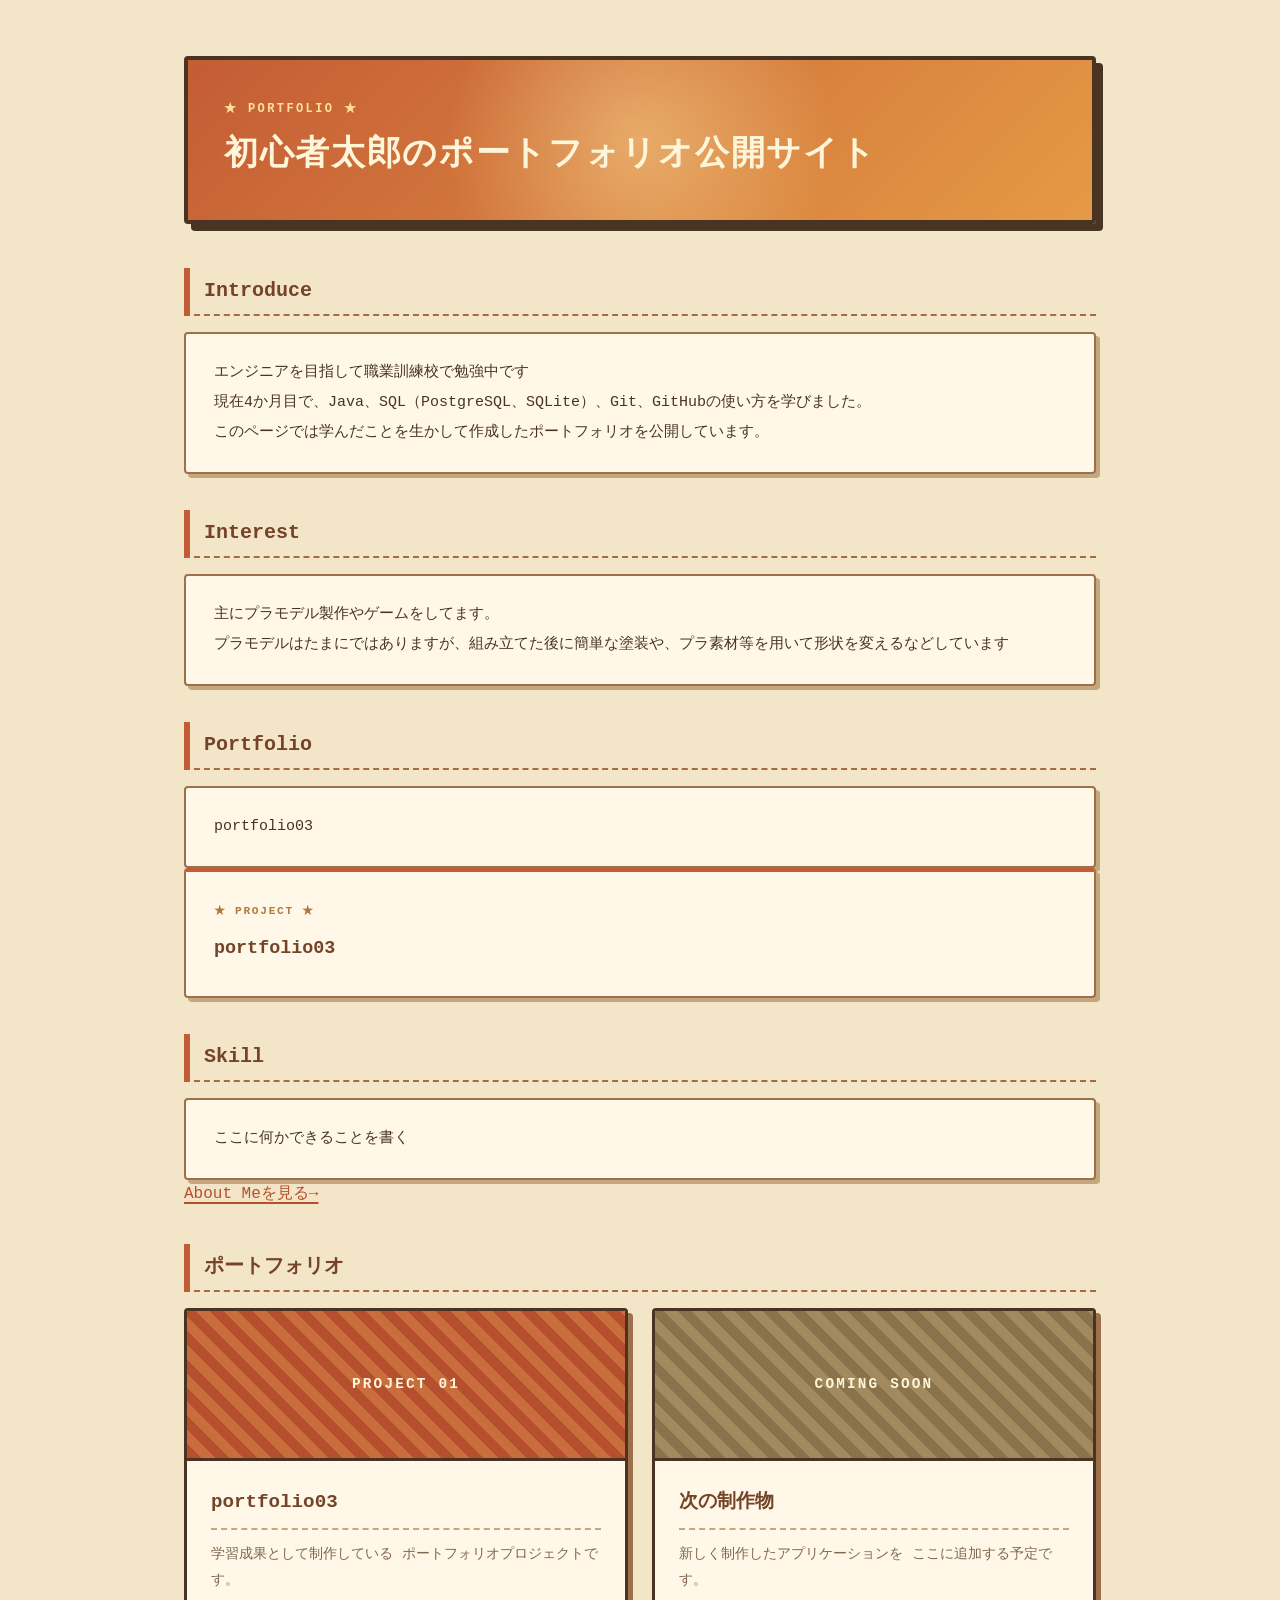
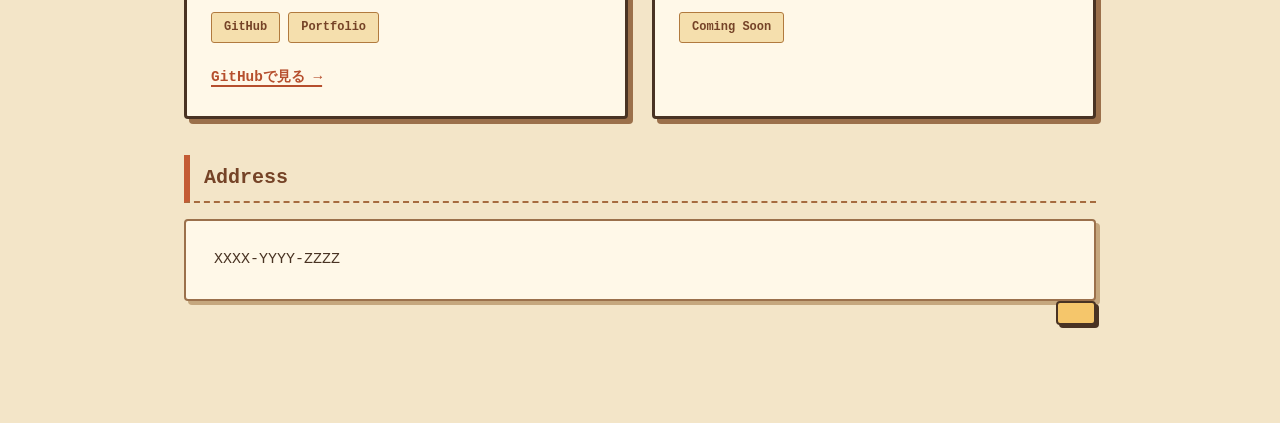
<file: index.html>
<!DOCTYPE html>
<html lang="ja">

<head>
	<meta charset="UTF-8">
	<meta name="viewport" content="width=device-width, initial-scale=1.0">
	<link rel="stylesheet" href="CSS/style01.css">
	<script src="js/main.js" defer></script>
	<title>ポートフォリオ公開サイト</title>
	<style>

	</style>
</head>

<body>
	<h1>初心者太郎のポートフォリオ公開サイト</h1>
	<h2 class="reveal">Introduce</h2>
	<p>
		エンジニアを目指して職業訓練校で勉強中です<br>
		現在4か月目で、Java、SQL（PostgreSQL、SQLite）、Git、GitHubの使い方を学びました。<br>
		このページでは学んだことを生かして作成したポートフォリオを公開しています。
	</p>
	<h2 class="reveal">Interest</h2>
	<p>主にプラモデル製作やゲームをしてます。<br>
	プラモデルはたまにではありますが、組み立てた後に簡単な塗装や、プラ素材等を用いて形状を変えるなどしています</p>
	
	<h2 class="reveal">Portfolio</h2>
	<p>portfolio03</p>
	<p class="portfolio-card">portfolio03</p>
	<h2>Skill</h2>
	<p>ここに何かできることを書く</p>
	<a href="aboutme.html">About Meを見る→</a>
	<h2 class="reveal">ポートフォリオ</h2>
	<div class="portfolio-grid">
	<!-- 作品1：portfolio03 -->
	<article class="portfolio-card reveal">
	<div class="portfolio-image">
	<span>PROJECT 01</span>
	</div>
	<div class="portfolio-content">
	<h3>portfolio03</h3>
	<p class="portfolio-description">
		学習成果として制作している
		ポートフォリオプロジェクトです。
	</p>
	<div class="portfolio-tags">
	<span>GitHub</span>
	<span>Portfolio</span>
	</div>
	<a class="portfolio-link" 
	href="https://github.com/1616323shin-netizen/1616323shin-netizen.github.io.git" 
	target="_blank"
	rel="noopener noreferrer">
	GitHubで見る →
	</a>
	</div>
	</article>

	<!-- 作品2：今後追加予定 -->
	<article class="portfolio-card reveal">
	<div class="portfolio-image portfolio-image-next">
	<span>COMING SOON</span>
	</div>
	<div class="portfolio-content">
	<h3>次の制作物</h3>
	<p class="portfolio-description">
		新しく制作したアプリケーションを
		ここに追加する予定です。
	</p>
	<div class="portfolio-tags">
	<span>Coming Soon</span>
	</div>
	</div>
	</article>
	</div>
	<h2>Address</h2>
	<p>XXXX-YYYY-ZZZZ</p>

	<button id="themeToggle" class="theme-toggle" type="button" aria-pressed="false">
	</button>
</body>

</html>
</file>
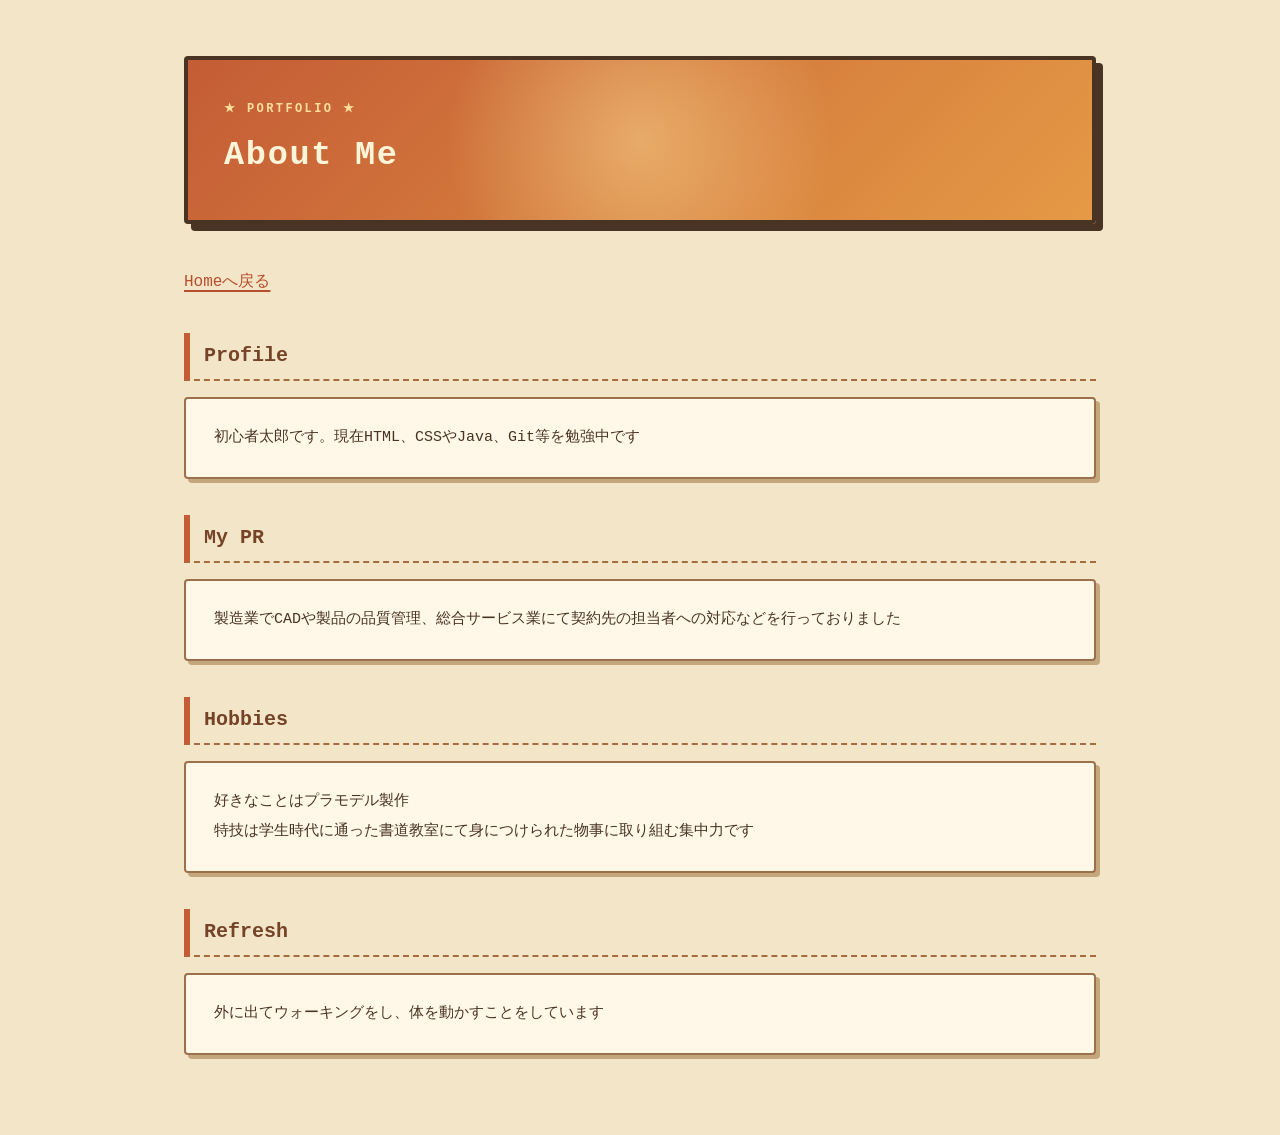
<file: aboutme.html>
<!DOCTYPE html>
<html>
<head>
<meta charset="UTF-8">
<title>About Me | ポートフォリオ公開サイト</title>
<link rel="stylesheet" href="CSS/style01.css">
</head>
<body>
	<header>
		<h1>About Me</h1>
		<nav aria-label="ページナビゲーション">
			<a href="index.html">Homeへ戻る</a>
		</nav>
	</header>
<main>
	<section>
		<h2>Profile</h2>
		<p>初心者太郎です。現在HTML、CSSやJava、Git等を勉強中です</p>
	</section>
	<section>
		<h2>My PR</h2>
		<p>製造業でCADや製品の品質管理、総合サービス業にて契約先の担当者への対応などを行っておりました</p>
	</section>
	<section>
		<h2>Hobbies</h2>
		<p>好きなことはプラモデル製作<br>
			特技は学生時代に通った書道教室にて身につけられた物事に取り組む集中力です</p>
	</section>
	<section>
		<h2>Refresh</h2>
		<p>外に出てウォーキングをし、体を動かすことをしています</p>
	</section>
</main>
</body>
</html>
</file>
<file: CSS/style01.css>
/* ==========================================
   基本設定
   ========================================== */

* {
    box-sizing: border-box;
}

html {
    min-height: 100%;
    background-color: #f3e5c8;
}

body {
    max-width: 960px;
    margin: 0 auto;
    padding: 56px 24px 80px;
    font-family: "Courier New", "Yu Gothic", monospace;
    color: #493323;
    line-height: 1.8;
    overflow-wrap: anywhere;
}

/* ==========================================
   サイトタイトル
   ========================================== */

h1 {
    margin: 0 0 44px;
    padding: 40px 36px;
    border: 4px solid #493323;
    border-radius: 4px;
    background: linear-gradient(135deg, #c45c35, #e59a45);
    box-shadow: 7px 7px 0 #493323;
    color: #fff5d9;
    font-size: clamp(1.5rem, 3.5vw, 2.1rem);
    line-height: 1.5;
    letter-spacing: 0.05em;
}

h1::before {
    content: "★ PORTFOLIO ★";
    display: block;
    margin-bottom: 12px;
    color: #ffe09a;
    font-size: 0.75rem;
    font-weight: bold;
    letter-spacing: 0.2em;
}

/* ==========================================
   見出し
   ========================================== */

h2 {
    margin: 36px 0 16px;
    padding: 8px 14px;
    border-left: 6px solid #c45c35;
    border-bottom: 2px dashed #a66b3f;
    color: #754327;
    font-size: 1.25rem;
    line-height: 1.5;
}

/* ==========================================
   本文
   ========================================== */

p {
    margin: 0;
    padding: 24px 28px;
    border: 2px solid #9b704b;
    border-radius: 4px;
    background-color: #fff8e8;
    box-shadow: 4px 4px 0 #c5a77e;
    line-height: 2;
    font-size: 15px;
}

/* ==========================================
   作品カード
   ========================================== */

.portfolio-card {
    padding: 28px;
    border-top: 4px solid #c45c35;
    color: #754327;
    font-size: 1.15rem;
    font-weight: 700;
}

.portfolio-card::before {
    content: "★ PROJECT ★";
    display: block;
    margin-bottom: 8px;
    color: #b17a3e;
    font-size: 0.7rem;
    font-weight: bold;
    letter-spacing: 0.15em;
}

/* ==========================================
   リンク
   ========================================== */

a {
    color: #b64f2d;
    text-decoration-thickness: 2px;
    text-underline-offset: 4px;
}

a:hover {
    color: #e07837;
}

a:focus-visible {
    outline: 3px dashed #c45c35;
    outline-offset: 5px;
}

/* ==========================================
   ダークモード切り替え
   ========================================== */

.theme-toggle {
    display: block;
    margin: 0 0 18px auto;
    padding: 10px 18px;
    border: 2px solid #493323;
    border-radius: 4px;
    background: #f5c66b;
    color: #493323;
    font: inherit;
    font-size: 0.9rem;
    font-weight: bold;
    cursor: pointer;
    box-shadow: 3px 3px 0 #493323;
    transition: transform 0.2s, box-shadow 0.2s;
}

.theme-toggle:hover {
    background: #ffe09a;
    transform: translate(2px, 2px);
    box-shadow: 1px 1px 0 #493323;
}

.theme-toggle:focus-visible {
    outline: 3px dashed #c45c35;
    outline-offset: 4px;
}

/* ==========================================
   タイトルの光の演出
   ========================================== */

h1 {
    background:
        radial-gradient(
            circle at var(--mouse-x, 50%) var(--mouse-y, 50%),
            rgba(255, 230, 160, 0.45),
            transparent 42%
        ),
        linear-gradient(135deg, #c45c35, #e59a45);
}

/* ==========================================
   スクロール時の表示演出
   ========================================== */

.js-enabled .reveal {
    opacity: 0;
    transform: translateY(22px);
    transition: opacity 0.7s ease, transform 0.7s ease;
}

.js-enabled .reveal.is-visible {
    opacity: 1;
    transform: translateY(0);
}

/* ==========================================
   ポートフォリオ一覧
   ========================================== */

.portfolio-grid {
    display: grid;
    grid-template-columns: repeat(2, minmax(0, 1fr));
    gap: 24px;
}

.portfolio-grid .portfolio-card {
    padding: 0;
    overflow: hidden;
    background: #fff8e8;
    border: 3px solid #493323;
    border-radius: 4px;
    box-shadow: 5px 5px 0 #9b704b;
    color: #493323;
    font-size: 1rem;
    font-weight: normal;
    transition: transform 0.25s ease, box-shadow 0.25s ease,
        opacity 0.7s ease;
}

.portfolio-grid .portfolio-card::before {
    content: none;
}

.portfolio-grid .portfolio-card:hover,
.portfolio-grid .portfolio-card.is-visible:hover {
    transform: translate(-2px, -2px);
    box-shadow: 8px 8px 0 #9b704b;
}

/* ==========================================
   作品画像エリア
   ========================================== */

.portfolio-image {
    display: flex;
    align-items: center;
    justify-content: center;
    height: 150px;
    background:
        repeating-linear-gradient(
            45deg,
            #b64f2d,
            #b64f2d 10px,
            #c96d3c 10px,
            #c96d3c 20px
        );
    color: #fff5d9;
    font-size: 0.9rem;
    font-weight: bold;
    letter-spacing: 0.15em;
    border-bottom: 3px solid #493323;
}

.portfolio-image-next {
    background:
        repeating-linear-gradient(
            45deg,
            #88734c,
            #88734c 10px,
            #a18b5e 10px,
            #a18b5e 20px
        );
}

/* ==========================================
   作品本文
   ========================================== */

.portfolio-content {
    padding: 24px;
}

.portfolio-content h3 {
    margin: 0 0 12px;
    padding-bottom: 8px;
    border-bottom: 2px dashed #c5a77e;
    color: #754327;
    font-size: 1.2rem;
}

.portfolio-grid .portfolio-description {
    margin: 0 0 18px;
    padding: 0;
    border: none;
    border-radius: 0;
    background: transparent;
    box-shadow: none;
    color: #80674f;
    font-size: 0.9rem;
    font-weight: normal;
    line-height: 1.8;
}

/* ==========================================
   使用技術タグ
   ========================================== */

.portfolio-tags {
    display: flex;
    flex-wrap: wrap;
    gap: 8px;
    margin-bottom: 20px;
}

.portfolio-tags span {
    padding: 4px 12px;
    border: 1px solid #b17a3e;
    border-radius: 3px;
    background: #f5dfad;
    color: #754327;
    font-size: 0.75rem;
    font-weight: bold;
}

/* ==========================================
   GitHubリンク
   ========================================== */

.portfolio-link {
    display: inline-block;
    font-size: 0.9rem;
    font-weight: bold;
}

/* ==========================================
   ダークモード
   ========================================== */

html.dark {
    background-color: #241b17;
}

.dark body {
    color: #ead8b8;
}

.dark h1 {
    background:
        radial-gradient(
            circle at var(--mouse-x, 50%) var(--mouse-y, 50%),
            rgba(255, 190, 100, 0.25),
            transparent 42%
        ),
        linear-gradient(135deg, #633522, #98502e);
}

.dark h2 {
    color: #f0c98c;
    border-left-color: #e08a4c;
    border-bottom-color: #76543c;
}

.dark p {
    background-color: #382a22;
    color: #ead8b8;
    border-color: #76543c;
    box-shadow: 4px 4px 0 #17110e;
}

.dark .portfolio-card {
    border-top-color: #e08a4c;
    color: #ead8b8;
}

.dark .portfolio-card::before {
    color: #d5a66c;
}

.dark .theme-toggle {
    color: #f5dfad;
    background-color: #493323;
    border-color: #a77a50;
    box-shadow: 3px 3px 0 #17110e;
}

.dark .theme-toggle:hover {
    background-color: #69442d;
}

.dark a {
    color: #f2b66f;
}

.dark .portfolio-grid .portfolio-card {
    background: #382a22;
    border-color: #76543c;
    color: #ead8b8;
    box-shadow: 5px 5px 0 #17110e;
}

.dark .portfolio-content h3 {
    color: #f0c98c;
    border-bottom-color: #76543c;
}

.dark .portfolio-grid .portfolio-description {
    background: transparent;
    color: #d1b99b;
    box-shadow: none;
}

.dark .portfolio-tags span {
    background: #493323;
    color: #f5dfad;
    border-color: #a77a50;
}

/* ==========================================
   スマートフォン対応
   ========================================== */

@media (max-width: 600px) {
    body {
        padding: 28px 16px 48px;
    }

    h1 {
        margin-bottom: 32px;
        padding: 28px 20px;
        border-radius: 4px;
    }

    h2 {
        margin-top: 28px;
        font-size: 1.1rem;
    }

    p,
    .portfolio-card {
        padding: 20px;
    }

    .portfolio-grid {
        grid-template-columns: 1fr;
    }

    .portfolio-image {
        height: 130px;
    }

    .portfolio-content {
        padding: 20px;
    }
}

/* ==========================================
   アニメーション軽減設定
   ========================================== */

@media (prefers-reduced-motion: reduce) {
    .js-enabled .reveal {
        opacity: 1;
        transform: none;
        transition: none;
    }

    .theme-toggle,
    .portfolio-card,
    .portfolio-grid .portfolio-card {
        transition: none;
    }

    .theme-toggle:hover,
    .portfolio-card.is-visible:hover,
    .portfolio-grid .portfolio-card:hover {
        transform: none;
    }
}
</file>
